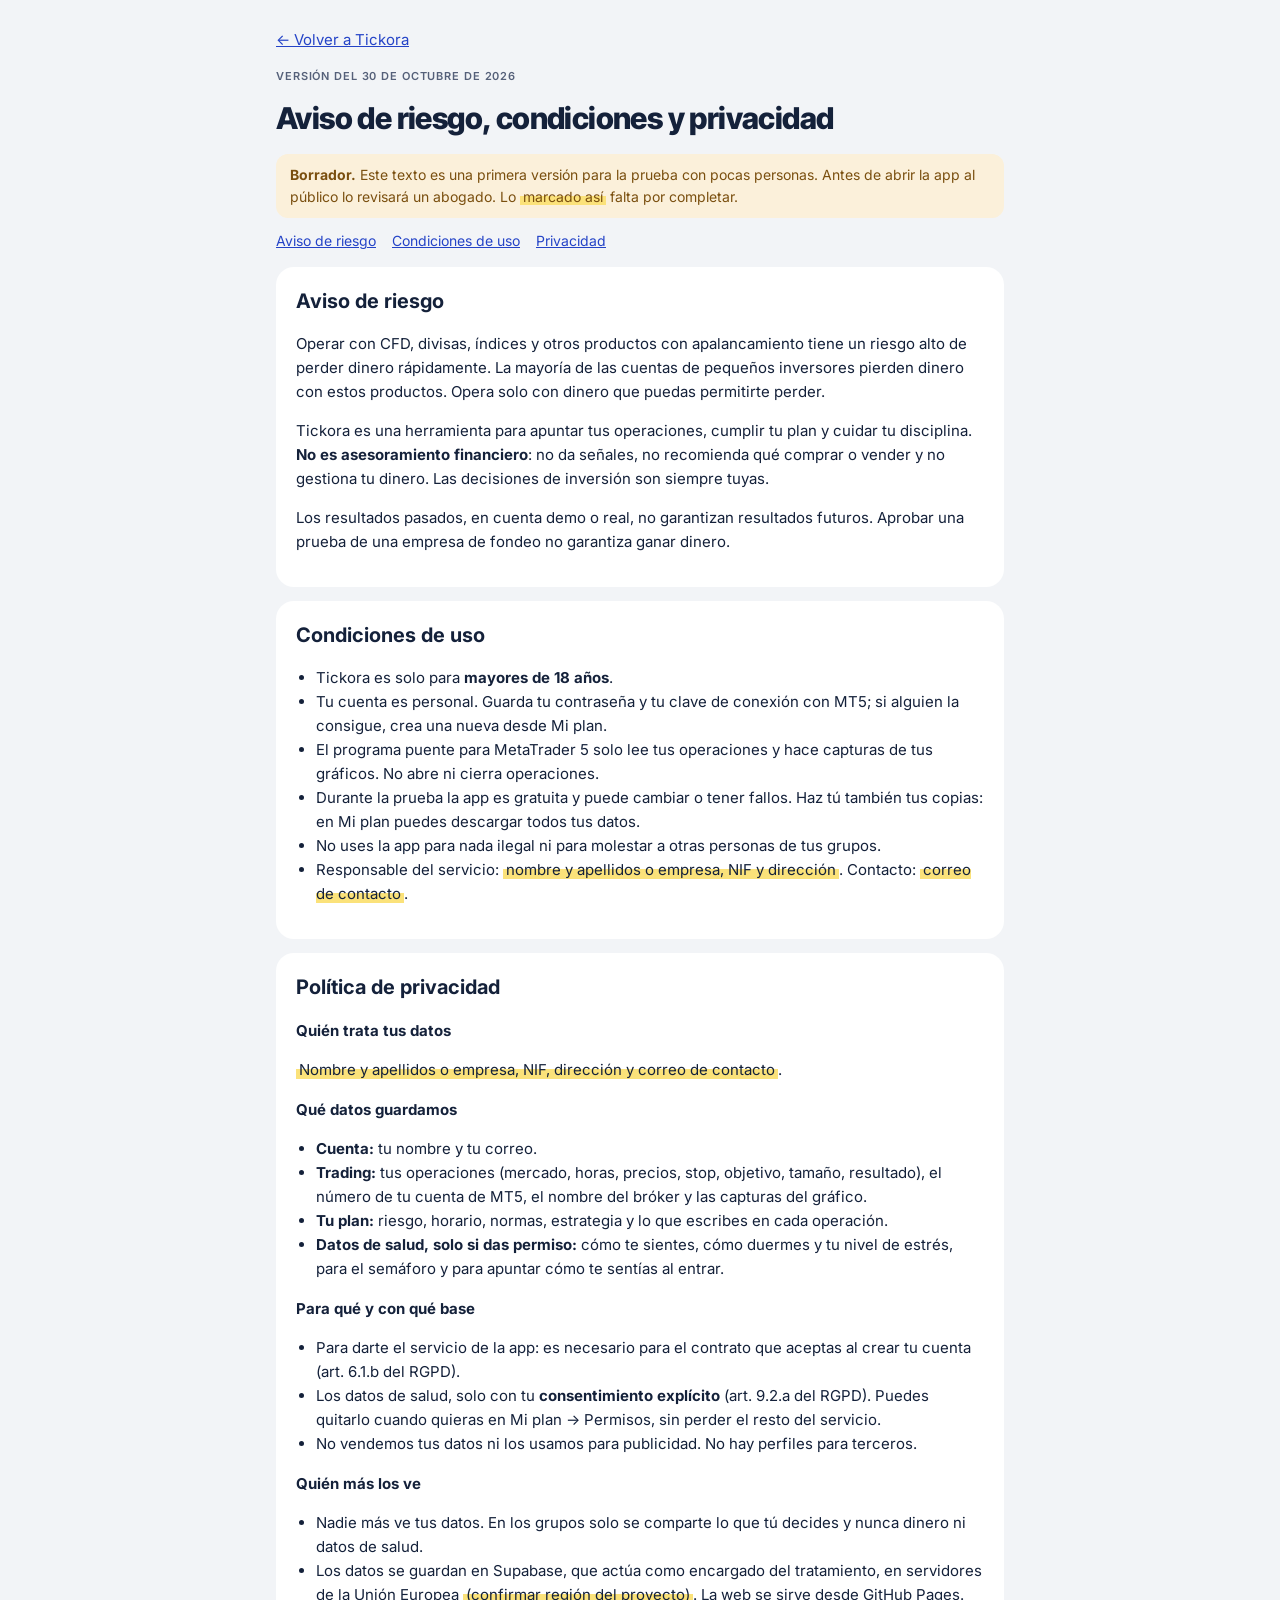
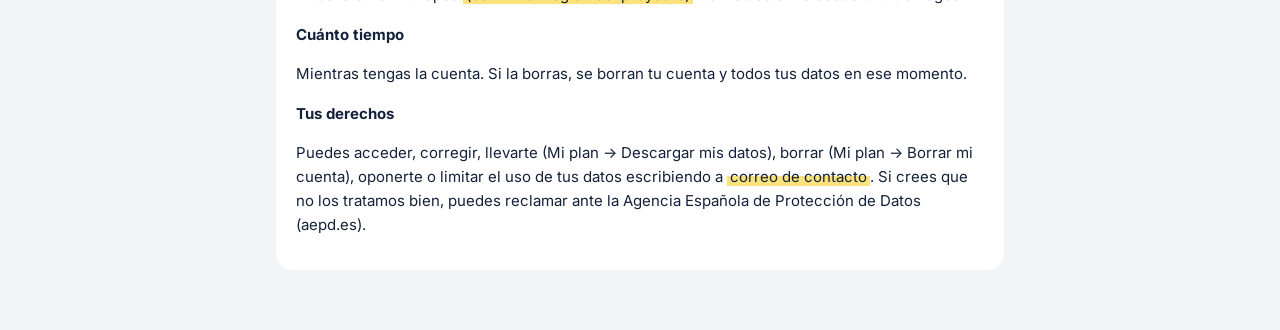
<file: app/legal.html>
<!doctype html>
<html lang="es">
<head>
<meta charset="utf-8">
<meta name="viewport" content="width=device-width,initial-scale=1">
<title>Aviso legal · Tickora</title>
<meta name="robots" content="noindex">
<link rel="stylesheet" href="https://fonts.googleapis.com/css2?family=Inter+Tight:wght@500..800&family=Inter:wght@300..700&display=swap">
<style>
:root{--papel:#f2f4f7;--tinta:#14213a;--suave:#556079;--linea:#e1e6ee;--cobalto:#2443c7;--rot:#fbe27a;--ambarB:#fbf0da;--ambarT:#7a4f0f}
*{box-sizing:border-box}
body{margin:0;background:var(--papel);color:var(--tinta);font-family:'Inter','Segoe UI',system-ui,sans-serif;font-size:15px;line-height:1.6}
main{max-width:760px;margin:0 auto;padding:28px 16px 60px}
a{color:var(--cobalto)}
h1{font-family:'Inter Tight','Inter',sans-serif;font-weight:800;font-size:30px;letter-spacing:-.02em;margin:8px 0 4px}
h2{font-weight:700;font-size:20px;margin:0 0 8px;scroll-margin-top:16px}
h3{font-size:15px;margin:16px 0 4px}
section{background:#fff;border-radius:18px;padding:18px 20px;margin-top:14px}
.lbl{font-family:'Inter',sans-serif;font-weight:600;font-size:11px;letter-spacing:.08em;color:var(--suave);text-transform:uppercase}
.note{background:var(--ambarB);color:var(--ambarT);border-radius:12px;padding:10px 14px;font-size:14px;margin-top:12px}
nav{display:flex;flex-wrap:wrap;gap:8px 16px;margin-top:12px;font-size:14px}
ul{padding-left:20px}
.pend{background:linear-gradient(transparent 45%,var(--rot) 45%);padding:0 3px}
</style>
</head>
<body>
<main>
  <a href="./">← Volver a Tickora</a>
  <div class="lbl" style="margin-top:16px">Versión del 30 de octubre de 2026</div>
  <h1>Aviso de riesgo, condiciones y privacidad</h1>
  <div class="note"><b>Borrador.</b> Este texto es una primera versión para la prueba con pocas personas. Antes de abrir la app al público lo revisará un abogado. Lo <span class="pend">marcado así</span> falta por completar.</div>
  <nav aria-label="Apartados"><a href="#riesgo">Aviso de riesgo</a><a href="#condiciones">Condiciones de uso</a><a href="#privacidad">Privacidad</a></nav>

  <section id="riesgo">
    <h2>Aviso de riesgo</h2>
    <p>Operar con CFD, divisas, índices y otros productos con apalancamiento tiene un riesgo alto de perder dinero rápidamente. La mayoría de las cuentas de pequeños inversores pierden dinero con estos productos. Opera solo con dinero que puedas permitirte perder.</p>
    <p>Tickora es una herramienta para apuntar tus operaciones, cumplir tu plan y cuidar tu disciplina. <b>No es asesoramiento financiero</b>: no da señales, no recomienda qué comprar o vender y no gestiona tu dinero. Las decisiones de inversión son siempre tuyas.</p>
    <p>Los resultados pasados, en cuenta demo o real, no garantizan resultados futuros. Aprobar una prueba de una empresa de fondeo no garantiza ganar dinero.</p>
  </section>

  <section id="condiciones">
    <h2>Condiciones de uso</h2>
    <ul>
      <li>Tickora es solo para <b>mayores de 18 años</b>.</li>
      <li>Tu cuenta es personal. Guarda tu contraseña y tu clave de conexión con MT5; si alguien la consigue, crea una nueva desde Mi plan.</li>
      <li>El programa puente para MetaTrader 5 solo lee tus operaciones y hace capturas de tus gráficos. No abre ni cierra operaciones.</li>
      <li>Durante la prueba la app es gratuita y puede cambiar o tener fallos. Haz tú también tus copias: en Mi plan puedes descargar todos tus datos.</li>
      <li>No uses la app para nada ilegal ni para molestar a otras personas de tus grupos.</li>
      <li>Responsable del servicio: <span class="pend">nombre y apellidos o empresa, NIF y dirección</span>. Contacto: <span class="pend">correo de contacto</span>.</li>
    </ul>
  </section>

  <section id="privacidad">
    <h2>Política de privacidad</h2>
    <h3>Quién trata tus datos</h3>
    <p><span class="pend">Nombre y apellidos o empresa, NIF, dirección y correo de contacto</span>.</p>
    <h3>Qué datos guardamos</h3>
    <ul>
      <li><b>Cuenta:</b> tu nombre y tu correo.</li>
      <li><b>Trading:</b> tus operaciones (mercado, horas, precios, stop, objetivo, tamaño, resultado), el número de tu cuenta de MT5, el nombre del bróker y las capturas del gráfico.</li>
      <li><b>Tu plan:</b> riesgo, horario, normas, estrategia y lo que escribes en cada operación.</li>
      <li><b>Datos de salud, solo si das permiso:</b> cómo te sientes, cómo duermes y tu nivel de estrés, para el semáforo y para apuntar cómo te sentías al entrar.</li>
    </ul>
    <h3>Para qué y con qué base</h3>
    <ul>
      <li>Para darte el servicio de la app: es necesario para el contrato que aceptas al crear tu cuenta (art. 6.1.b del RGPD).</li>
      <li>Los datos de salud, solo con tu <b>consentimiento explícito</b> (art. 9.2.a del RGPD). Puedes quitarlo cuando quieras en Mi plan → Permisos, sin perder el resto del servicio.</li>
      <li>No vendemos tus datos ni los usamos para publicidad. No hay perfiles para terceros.</li>
    </ul>
    <h3>Quién más los ve</h3>
    <ul>
      <li>Nadie más ve tus datos. En los grupos solo se comparte lo que tú decides y nunca dinero ni datos de salud.</li>
      <li>Los datos se guardan en Supabase, que actúa como encargado del tratamiento, en servidores de la Unión Europea <span class="pend">(confirmar región del proyecto)</span>. La web se sirve desde GitHub Pages.</li>
    </ul>
    <h3>Cuánto tiempo</h3>
    <p>Mientras tengas la cuenta. Si la borras, se borran tu cuenta y todos tus datos en ese momento.</p>
    <h3>Tus derechos</h3>
    <p>Puedes acceder, corregir, llevarte (Mi plan → Descargar mis datos), borrar (Mi plan → Borrar mi cuenta), oponerte o limitar el uso de tus datos escribiendo a <span class="pend">correo de contacto</span>. Si crees que no los tratamos bien, puedes reclamar ante la Agencia Española de Protección de Datos (aepd.es).</p>
  </section>
</main>
</body>
</html>
</file>
